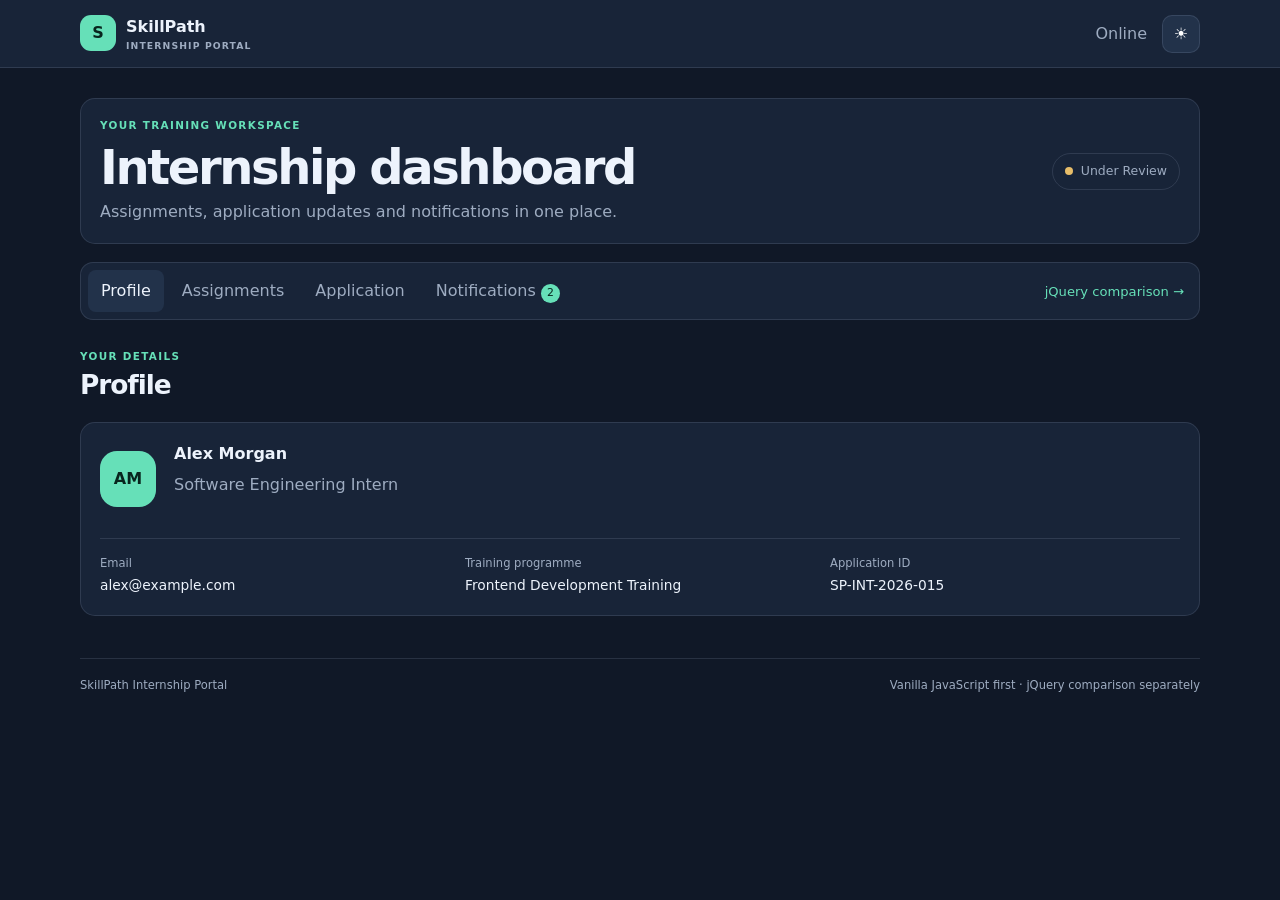
<file: index.html>
<!doctype html>
<html lang="en">
<head>
  <meta charset="UTF-8">
  <meta name="viewport" content="width=device-width, initial-scale=1.0">
  <meta name="description" content="A small internship portal built with Vanilla JavaScript.">
  <title>SkillPath — Internship Portal</title>
  <link rel="stylesheet" href="./styles.css">
  <script type="module" src="./js/app.js"></script>
</head>
<body>
  <header class="topbar">
    <a class="brand" href="./" aria-label="SkillPath home">
      <span class="brand-mark">S</span>
      <span>SkillPath <small>INTERNSHIP PORTAL</small></span>
    </a>
    <div class="top-actions">
      <span id="connectionStatus" class="muted">Checking connection…</span>
      <button id="themeToggle" class="icon-button" type="button" aria-label="Toggle theme">☀️</button>
    </div>
  </header>

  <main class="shell">
    <section class="welcome section-card">
      <div>
        <p class="eyebrow">YOUR TRAINING WORKSPACE</p>
        <h1>Internship dashboard</h1>
        <p class="muted">Assignments, application updates and notifications in one place.</p>
      </div>
      <div class="welcome-status">
        <span class="status-dot"></span>
        <span id="applicationStatusSummary">Loading status…</span>
      </div>
    </section>

    <nav class="nav-tabs" aria-label="Portal navigation">
      <button class="nav-tab active" type="button" data-section="profile">Profile</button>
      <button class="nav-tab" type="button" data-section="assignments">Assignments</button>
      <button class="nav-tab" type="button" data-section="application">Application</button>
      <button class="nav-tab" type="button" data-section="notifications">
        Notifications <span id="unreadCount" class="count-badge">0</span>
      </button>
      <a class="nav-link" href="./jquery-lab.html">jQuery comparison →</a>
    </nav>

    <div id="loadError" class="notice notice-error" role="alert" hidden>
      <span id="loadErrorText">Could not load portal data.</span>
      <button id="retryLoad" class="text-button" type="button">Retry</button>
    </div>

    <section class="portal-section" data-section-panel="profile">
      <div class="section-heading">
        <div>
          <p class="eyebrow">YOUR DETAILS</p>
          <h2>Profile</h2>
        </div>
      </div>

      <article class="section-card profile-card">
        <div class="avatar" id="profileInitials">SP</div>

        <div>
          <h3 id="profileName">Loading profile…</h3>
          <p id="profileRole" class="muted">—</p>
        </div>

        <dl class="profile-details">
          <div>
            <dt>Email</dt>
            <dd id="profileEmail">—</dd>
          </div>
          <div>
            <dt>Training programme</dt>
            <dd id="profileProgramme">—</dd>
          </div>
          <div>
            <dt>Application ID</dt>
            <dd id="profileApplicationId">—</dd>
          </div>
        </dl>
      </article>
    </section>

    <section class="portal-section" data-section-panel="assignments" hidden>
      <div class="section-heading">
        <div>
          <p class="eyebrow">YOUR TRAINING WORK</p>
          <h2>Assignments</h2>
        </div>
        <span id="assignmentCount" class="muted">Loading…</span>
      </div>

      <div class="toolbar section-card">
        <label class="search-control">
          <span class="sr-only">Search assignments</span>
          <span aria-hidden="true">⌕</span>
          <input
            id="assignmentSearch"
            type="search"
            placeholder="Search assignments…"
            autocomplete="off"
          >
        </label>

        <label class="field-inline" for="statusFilter">
          Status
          <select id="statusFilter">
            <option value="all">All statuses</option>
            <option value="Pending">Pending</option>
            <option value="In Progress">In Progress</option>
            <option value="Completed">Completed</option>
          </select>
        </label>

        <button id="clearFilters" class="secondary-button" type="button">Clear</button>
      </div>

      <div id="assignmentList" class="assignment-grid" aria-live="polite"></div>

      <p id="assignmentEmpty" class="empty-state" hidden>
        No assignments match your search.
      </p>
    </section>

    <section class="portal-section" data-section-panel="application" hidden>
      <div class="section-heading">
        <div>
          <p class="eyebrow">YOUR APPLICATION</p>
          <h2>Application form</h2>
        </div>
      </div>

      <article class="section-card application-card">
        <div class="application-summary">
          <span class="muted">Current status</span>
          <strong id="applicationStatus">—</strong>
          <p id="applicationNextStep" class="muted">—</p>
        </div>

        <form id="applicationForm" class="form-grid">
          <label>
            Full name
            <input name="fullName" id="fullName" type="text" maxlength="80" required>
          </label>

          <label>
            Email address
            <input name="email" id="email" type="email" maxlength="120" required>
          </label>

          <label class="full-width">
            Message
            <textarea
              name="message"
              id="message"
              rows="4"
              maxlength="500"
              required
              placeholder="Write a short application update…"
            ></textarea>
          </label>

          <p class="full-width muted small">
            This is a frontend demonstration. FormData is collected and validated locally; nothing is sent to a server.
          </p>

          <div class="full-width form-actions">
            <button class="primary-button" type="submit">Prepare update</button>
            <span id="formFeedback" class="muted small" aria-live="polite"></span>
          </div>
        </form>
      </article>
    </section>

    <section class="portal-section" data-section-panel="notifications" hidden>
      <div class="section-heading">
        <div>
          <p class="eyebrow">STAY INFORMED</p>
          <h2>Notifications</h2>
        </div>
        <button id="markAllRead" class="text-button" type="button">Mark all as read</button>
      </div>

      <div id="notificationList" class="notification-list" aria-live="polite"></div>

      <p id="notificationEmpty" class="empty-state" hidden>
        No notifications available.
      </p>
    </section>

    <footer class="footer">
      <span>SkillPath Internship Portal</span>
      <span>Vanilla JavaScript first · jQuery comparison separately</span>
    </footer>
  </main>

  <dialog id="assignmentDialog" class="modal" aria-labelledby="modalTitle">
    <div id="modalContent"></div>
    <button id="closeModal" class="secondary-button" type="button">Close</button>
  </dialog>

  <div id="toastRegion" class="toast-region" aria-live="polite" aria-atomic="true"></div>
</body>
</html>
</file>
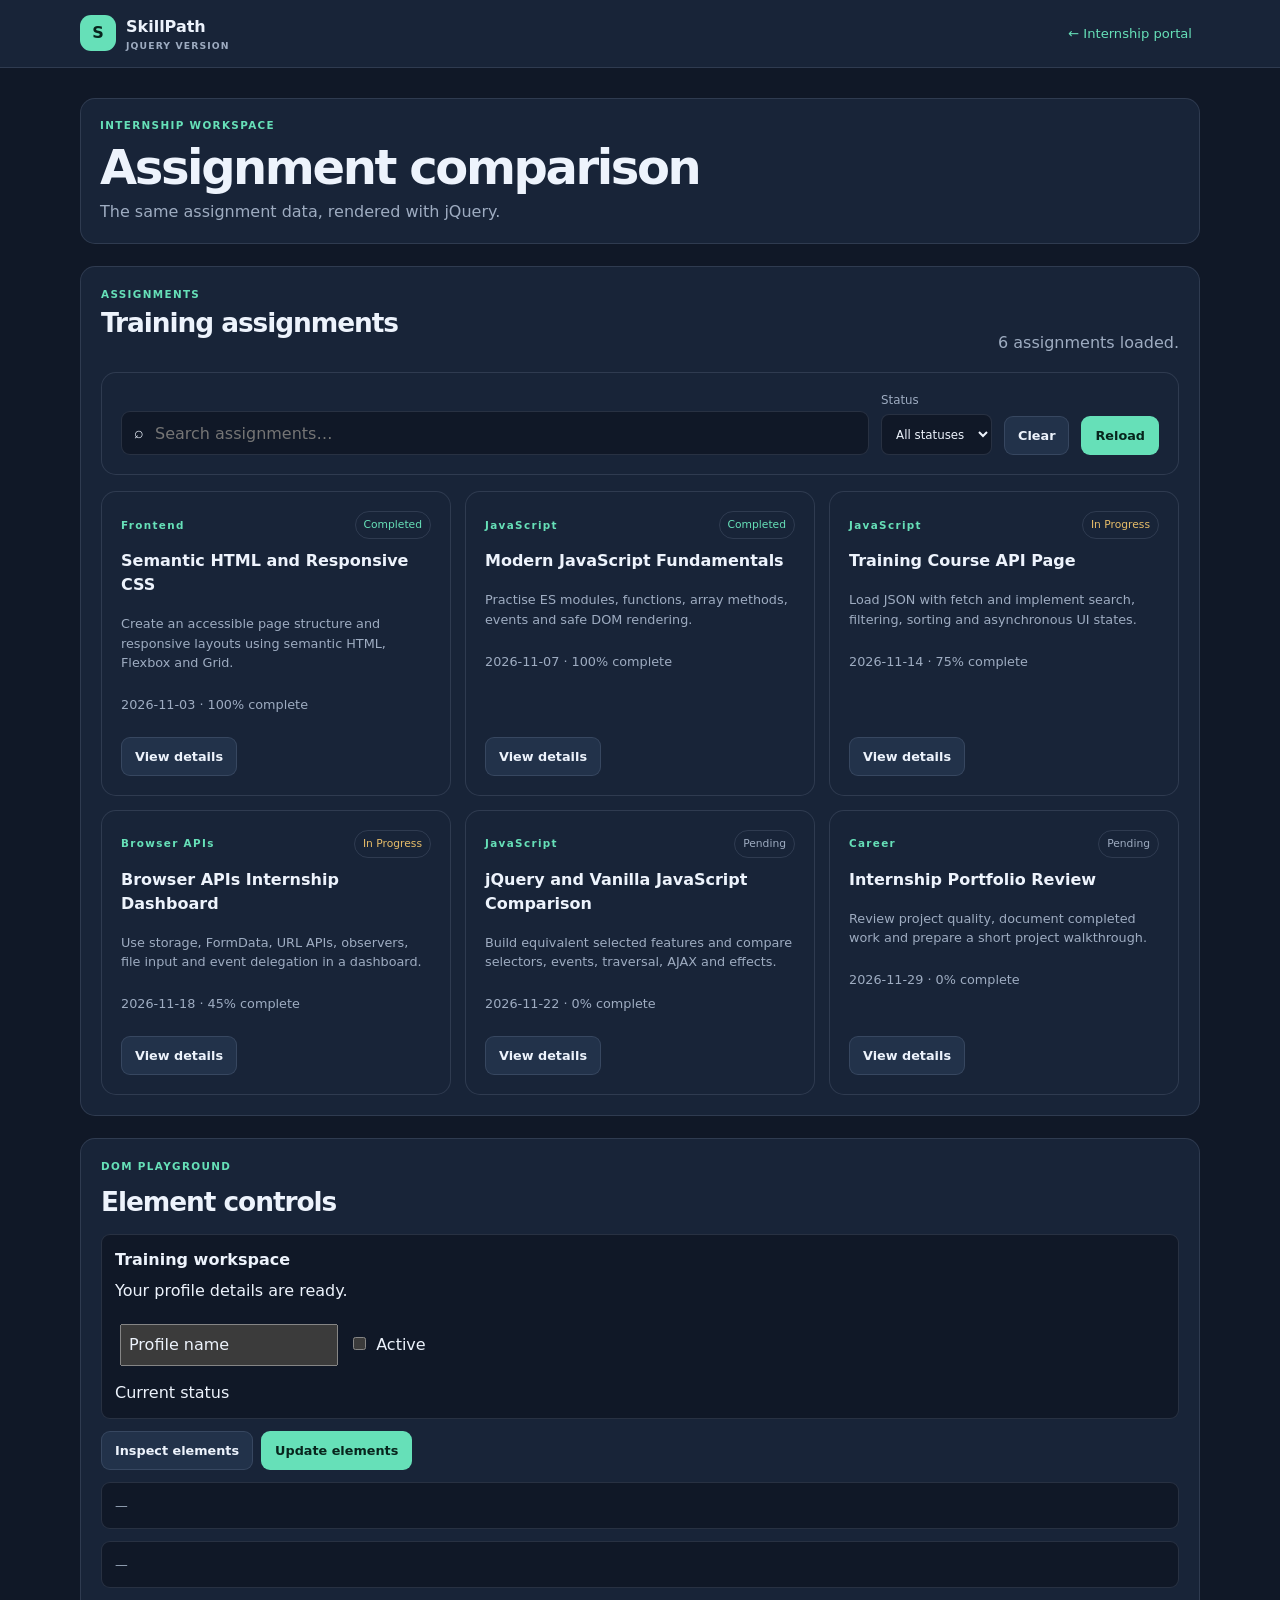
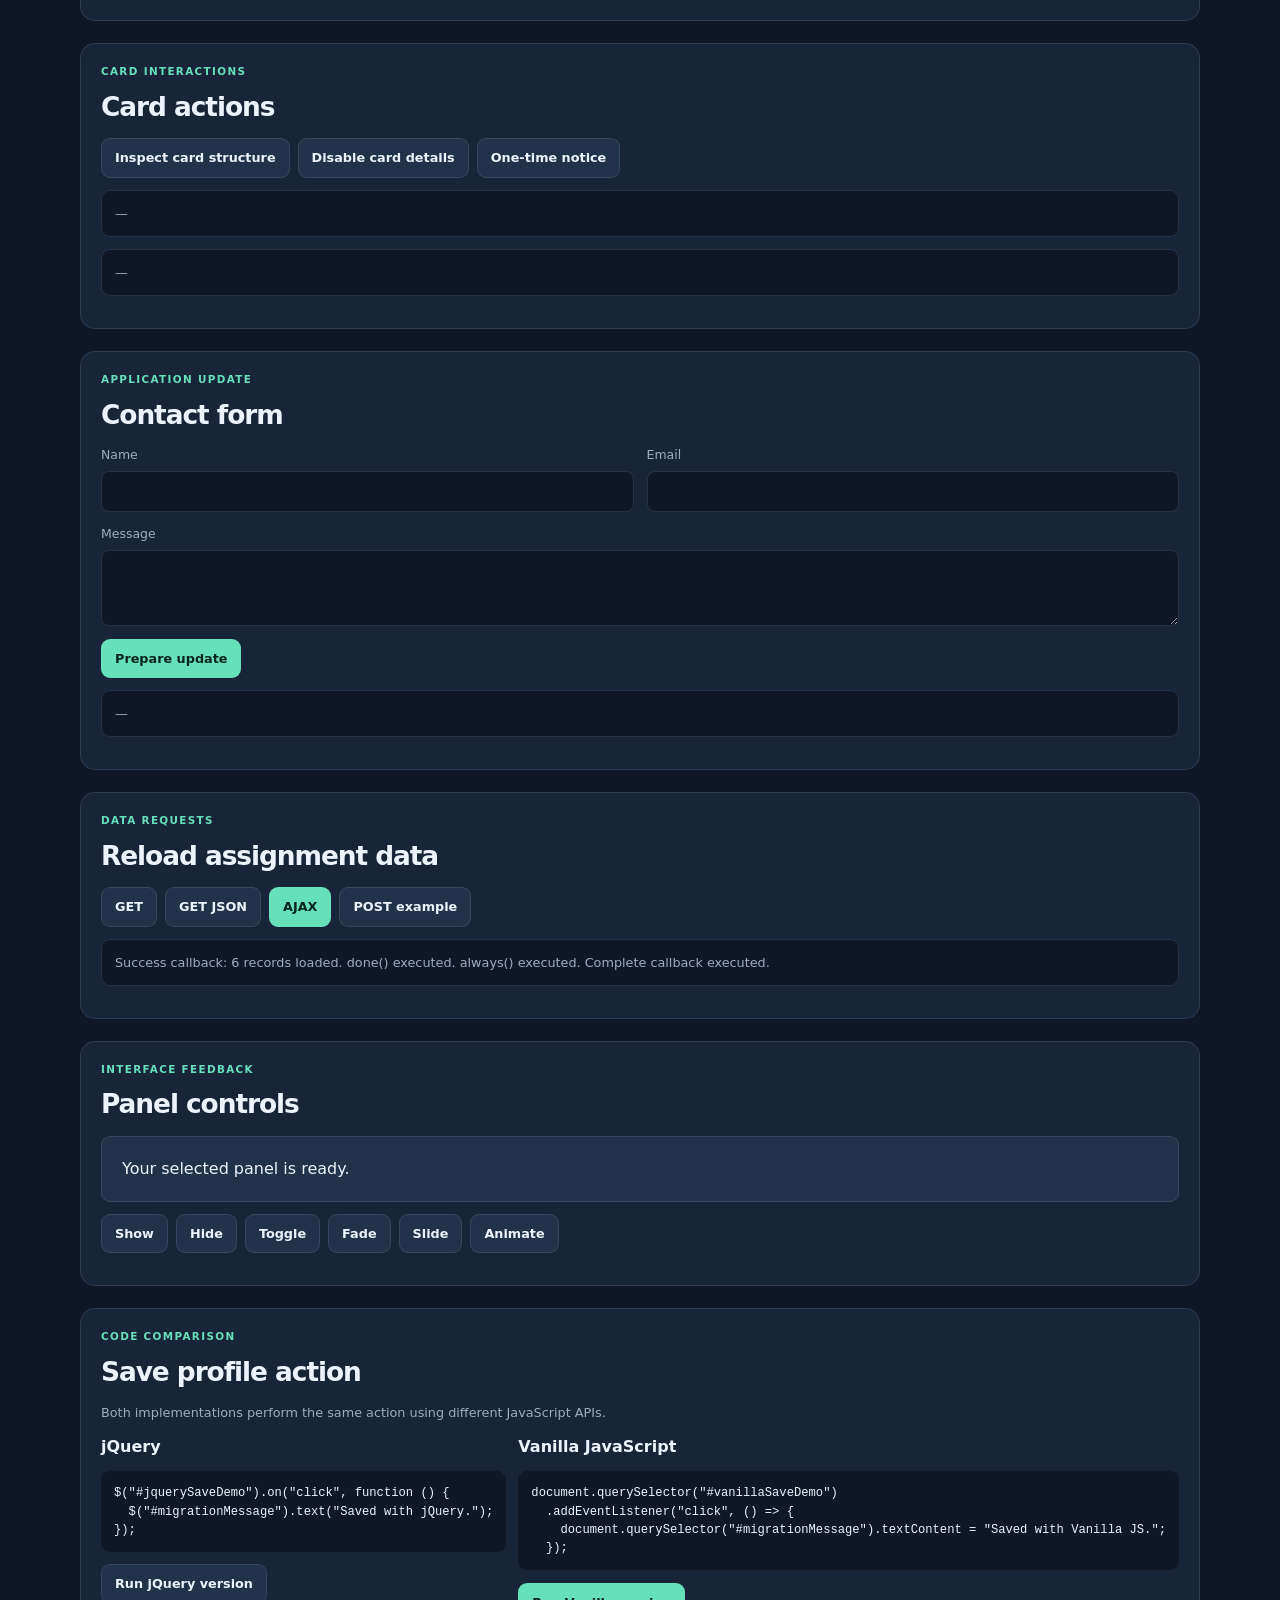
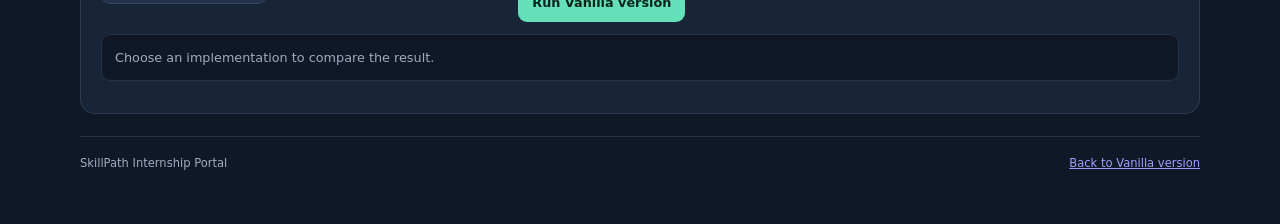
<file: jquery-lab.html>
<!doctype html>
<html lang="en">
<head>
  <meta charset="UTF-8">
  <meta name="viewport" content="width=device-width, initial-scale=1.0">
  <meta name="description" content="SkillPath internship assignment comparison.">
  <title>SkillPath — jQuery Comparison</title>
  <link rel="stylesheet" href="./styles.css">

  <script
    src="https://code.jquery.com/jquery-3.7.1.min.js"
    integrity="sha256-/JqT3SQfawRcv/BIHPThkBvs0OEvtFFmqPF/lYI/Cxo="
    crossorigin="anonymous"
    defer
  ></script>

  <script src="./js/jquery-lab.js" defer></script>
</head>
<body>
  <header class="topbar">
    <a class="brand" href="./" aria-label="Back to internship portal">
      <span class="brand-mark">S</span>
      <span>SkillPath <small>JQUERY VERSION</small></span>
    </a>
    <a class="nav-link" href="./">← Internship portal</a>
  </header>

  <main class="shell lab-shell">
    <section class="welcome section-card">
      <div>
        <p class="eyebrow">INTERNSHIP WORKSPACE</p>
        <h1>Assignment comparison</h1>
        <p class="muted">The same assignment data, rendered with jQuery.</p>
      </div>
    </section>

    <section class="lab-section">
      <div class="section-heading">
        <div>
          <p class="eyebrow">ASSIGNMENTS</p>
          <h2>Training assignments</h2>
        </div>
        <span id="jqueryLoadStatus" class="muted" role="status">Loading…</span>
      </div>

      <div class="toolbar section-card">
        <label class="search-control">
          <span class="sr-only">Search assignments</span>
          <span aria-hidden="true">⌕</span>
          <input id="jquerySearch" type="search" placeholder="Search assignments…" autocomplete="off">
        </label>
        <label class="field-inline" for="jqueryStatusFilter">
          Status
          <select id="jqueryStatusFilter">
            <option value="all">All statuses</option>
            <option value="Pending">Pending</option>
            <option value="In Progress">In Progress</option>
            <option value="Completed">Completed</option>
          </select>
        </label>
        <button id="jqueryClearFilters" class="secondary-button" type="button">Clear</button>
        <button id="reloadWithAjax" class="primary-button" type="button">Reload</button>
      </div>

      <div id="jqueryAssignmentList" class="assignment-grid" aria-live="polite"></div>
      <p id="jqueryAssignmentEmpty" class="empty-state" hidden>No matching assignments.</p>
    </section>

    <section class="lab-section section-card">
      <p class="eyebrow">DOM PLAYGROUND</p>
      <h2>Element controls</h2>

      <div class="demo-box" id="jqueryDomDemo" data-demo="dom">
        <h3 id="domTitle">Training workspace</h3>
        <p class="demo-desc">Your profile details are ready.</p>
        <input id="domInput" type="text" value="Profile name" aria-label="Demo text value">
        <label><input id="domCheckbox" type="checkbox"> Active</label>

        <div id="insertionZone" class="insertion-zone">
          <span id="replaceTarget">Current status</span>
        </div>
      </div>

      <div class="button-row">
        <button id="runSelectors" class="secondary-button" type="button">Inspect elements</button>
        <button id="runDomMethods" class="primary-button" type="button">Update elements</button>
      </div>

      <p id="selectorOutput" class="output-box" aria-live="polite">—</p>
      <p id="domOutput" class="output-box" aria-live="polite">—</p>
    </section>

    <section class="lab-section section-card">
      <p class="eyebrow">CARD INTERACTIONS</p>
      <h2>Card actions</h2>

      <div class="button-row">
        <button id="runTraversal" class="secondary-button" type="button">Inspect card structure</button>
        <button id="toggleDelegated" class="secondary-button" type="button">Disable card details</button>
        <button id="oneTimeAction" class="secondary-button" type="button">One-time notice</button>
      </div>

      <p id="traversalOutput" class="output-box" aria-live="polite">—</p>
      <p id="eventOutput" class="output-box" aria-live="polite">—</p>
    </section>

    <section class="lab-section section-card">
      <p class="eyebrow">APPLICATION UPDATE</p>
      <h2>Contact form</h2>

      <form id="jqueryDemoForm" class="form-grid">
        <label>
          Name
          <input name="name" id="jqueryName" type="text" required maxlength="80">
        </label>
        <label>
          Email
          <input name="email" id="jqueryEmail" type="email" required maxlength="120">
        </label>
        <label class="full-width">
          Message
          <textarea name="message" id="jqueryMessage" rows="3" required maxlength="500"></textarea>
        </label>
        <div class="full-width form-actions">
          <button class="primary-button" type="submit">Prepare update</button>
        </div>
      </form>

      <p id="formOutput" class="output-box" aria-live="polite">—</p>
    </section>

    <section class="lab-section section-card">
      <p class="eyebrow">DATA REQUESTS</p>
      <h2>Reload assignment data</h2>

      <div class="button-row">
        <button id="loadWithGet" class="secondary-button" type="button">GET</button>
        <button id="loadWithGetJSON" class="secondary-button" type="button">GET JSON</button>
        <button id="runAjax" class="primary-button" type="button">AJAX</button>
        <button id="runPostExample" class="secondary-button" type="button">POST example</button>
      </div>

      <pre id="postExample" class="code-example" hidden><code>$.post("/api/assignments", { title: "New assignment" })
  .done((response) =&gt; handleSuccess(response))
  .fail((xhr) =&gt; handleError(xhr.status));</code></pre>

      <p id="ajaxOutput" class="output-box" aria-live="polite">—</p>
    </section>

    <section class="lab-section section-card">
      <p class="eyebrow">INTERFACE FEEDBACK</p>
      <h2>Panel controls</h2>

      <div id="effectsBox" class="effects-box">
        Your selected panel is ready.
      </div>

      <div class="button-row">
        <button id="effectShow" class="secondary-button" type="button">Show</button>
        <button id="effectHide" class="secondary-button" type="button">Hide</button>
        <button id="effectToggle" class="secondary-button" type="button">Toggle</button>
        <button id="effectFade" class="secondary-button" type="button">Fade</button>
        <button id="effectSlide" class="secondary-button" type="button">Slide</button>
        <button id="effectAnimate" class="secondary-button" type="button">Animate</button>
      </div>
    </section>

    <!-- Functional migration comparison -->
    <section class="lab-section section-card" aria-labelledby="migrationTitle">
      <p class="eyebrow">CODE COMPARISON</p>
      <h2 id="migrationTitle">Save profile action</h2>

      <p class="muted small">
        Both implementations perform the same action using different JavaScript APIs.
      </p>

      <div class="code-columns">
        <div>
          <h3>jQuery</h3>
          <pre class="code-example"><code>$("#jquerySaveDemo").on("click", function () {
  $("#migrationMessage").text("Saved with jQuery.");
});</code></pre>

          <button
            id="jquerySaveDemo"
            class="secondary-button"
            type="button"
          >
            Run jQuery version
          </button>
        </div>

        <div>
          <h3>Vanilla JavaScript</h3>
          <pre class="code-example"><code>document.querySelector("#vanillaSaveDemo")
  .addEventListener("click", () =&gt; {
    document.querySelector("#migrationMessage").textContent = "Saved with Vanilla JS.";
  });</code></pre>

          <button
            id="vanillaSaveDemo"
            class="primary-button"
            type="button"
          >
            Run Vanilla version
          </button>
        </div>
      </div>

      <p id="migrationMessage" class="output-box" aria-live="polite">
        Choose an implementation to compare the result.
      </p>
    </section>

    <footer class="footer">
      <span>SkillPath Internship Portal</span>
      <span><a href="./">Back to Vanilla version</a></span>
    </footer>
  </main>

  <div id="jqueryToast" class="toast-region" aria-live="polite" aria-atomic="true"></div>
</body>
</html>
</file>
<file: styles.css>
:root {
  color-scheme: dark;
  --bg: #101827;
  --surface: #182438;
  --surface-2: #22324a;
  --text: #edf3fc;
  --muted: #9eacc1;
  --border: rgba(180, 198, 225, .14);
  --accent: #66e0b8;
  --accent-text: #08251d;
  --danger: #ff8796;
  font-family: Inter, system-ui, -apple-system, "Segoe UI", sans-serif;
}

:root[data-theme="light"] {
  color-scheme: light;
  --bg: #f3f6fb;
  --surface: #fff;
  --surface-2: #eaf0f8;
  --text: #172338;
  --muted: #607089;
  --border: rgba(40, 61, 91, .14);
  --accent: #087f63;
  --accent-text: #fff;
  --danger: #bd3449;
}

* {
  box-sizing: border-box;
}

body {
  margin: 0;
  min-width: 320px;
  background: var(--bg);
  color: var(--text);
  line-height: 1.5;
}

button, input, select, textarea {
  font: inherit;
}

button, a {
  cursor: pointer;
}

button:focus-visible,
a:focus-visible,
input:focus-visible,
select:focus-visible,
textarea:focus-visible {
  outline: 2px solid var(--accent);
  outline-offset: 3px;
}

[hidden] {
  display: none !important;
}

.topbar {
  min-height: 68px;
  padding: 10px max(5%, calc((100% - 1120px) / 2));
  display: flex;
  justify-content: space-between;
  align-items: center;
  gap: 18px;
  background: var(--surface);
  border-bottom: 1px solid var(--border);
}

.brand {
  display: flex;
  align-items: center;
  gap: 10px;
  color: var(--text);
  text-decoration: none;
  font-weight: 800;
}

.brand small {
  display: block;
  color: var(--muted);
  font-size: .58rem;
  letter-spacing: .12em;
}

.brand-mark, .avatar {
  display: grid;
  place-items: center;
  background: var(--accent);
  color: var(--accent-text);
  font-weight: 900;
}

.brand-mark {
  width: 36px;
  height: 36px;
  border-radius: 11px;
}

.top-actions {
  display: flex;
  align-items: center;
  gap: 15px;
}

.muted {
  color: var(--muted);
}

.small {
  font-size: .8rem;
}

.icon-button {
  width: 38px;
  height: 38px;
  border: 1px solid var(--border);
  border-radius: 10px;
  background: var(--surface-2);
}

.shell {
  width: min(1120px, 90%);
  margin: 0 auto;
}

.welcome {
  margin: 30px 0 18px;
  display: flex;
  align-items: center;
  justify-content: space-between;
  gap: 20px;
}

.section-card {
  padding: 19px;
  background: var(--surface);
  border: 1px solid var(--border);
  border-radius: 15px;
}

.eyebrow {
  margin: 0 0 7px;
  color: var(--accent);
  font-size: .65rem;
  font-weight: 800;
  letter-spacing: .13em;
}

h1, h2, h3, p {
  margin-top: 0;
}

h1 {
  margin-bottom: 7px;
  font-size: clamp(2rem, 5vw, 3rem);
  line-height: 1.1;
  letter-spacing: -.05em;
}

h2 {
  margin: 0;
  font-size: 1.65rem;
  letter-spacing: -.04em;
}

h3 {
  margin-bottom: 7px;
  font-size: 1rem;
}

.welcome p:last-child {
  margin-bottom: 0;
}

.welcome-status {
  display: flex;
  align-items: center;
  gap: 8px;
  padding: 8px 12px;
  border: 1px solid var(--border);
  border-radius: 99px;
  color: var(--muted);
  font-size: .78rem;
  white-space: nowrap;
}

.status-dot {
  width: 8px;
  height: 8px;
  border-radius: 50%;
  background: #e7bd69;
}

.nav-tabs {
  display: flex;
  align-items: center;
  gap: 5px;
  overflow-x: auto;
  padding: 7px;
  background: var(--surface);
  border: 1px solid var(--border);
  border-radius: 13px;
}

.nav-tab {
  flex: 0 0 auto;
  padding: 9px 13px;
  border: 0;
  border-radius: 8px;
  background: transparent;
  color: var(--muted);
}

.nav-tab.active {
  background: var(--surface-2);
  color: var(--text);
}

.nav-link {
  margin-left: auto;
  padding: 8px;
  color: var(--accent);
  text-decoration: none;
  font-size: .82rem;
  white-space: nowrap;
}

.count-badge {
  display: inline-grid;
  min-width: 19px;
  height: 19px;
  place-items: center;
  border-radius: 99px;
  background: var(--accent);
  color: var(--accent-text);
  font-size: .68rem;
}

.portal-section {
  padding: 29px 0 42px;
}

.section-heading {
  display: flex;
  align-items: end;
  justify-content: space-between;
  gap: 15px;
  margin-bottom: 17px;
}

.section-heading p {
  margin-bottom: 0;
}

.profile-card {
  display: grid;
  grid-template-columns: 60px 1fr;
  align-items: center;
  gap: 4px 14px;
}

.avatar {
  grid-row: span 2;
  width: 56px;
  height: 56px;
  border-radius: 17px;
}

.profile-details {
  grid-column: 1 / -1;
  display: grid;
  grid-template-columns: repeat(3, 1fr);
  gap: 15px;
  margin: 17px 0 0;
  padding-top: 16px;
  border-top: 1px solid var(--border);
}

.profile-details dt {
  color: var(--muted);
  font-size: .72rem;
}

.profile-details dd {
  margin: 3px 0 0;
  overflow-wrap: anywhere;
  font-size: .86rem;
}

.toolbar {
  display: flex;
  align-items: end;
  gap: 12px;
  margin-bottom: 16px;
}

.search-control {
  flex: 1;
  display: flex;
  align-items: center;
  gap: 9px;
  min-width: 160px;
  padding: 0 12px;
  border: 1px solid var(--border);
  border-radius: 9px;
  background: var(--bg);
}

.search-control input {
  width: 100%;
  height: 42px;
  border: 0;
  outline: 0;
  background: transparent;
  color: var(--text);
}

.field-inline {
  display: grid;
  gap: 5px;
  color: var(--muted);
  font-size: .74rem;
}

select, input, textarea {
  color: var(--text);
}

.field-inline select,
.form-grid input,
.form-grid textarea {
  min-height: 41px;
  padding: 9px 10px;
  border: 1px solid var(--border);
  border-radius: 8px;
  background: var(--bg);
}

.assignment-grid {
  display: grid;
  grid-template-columns: repeat(3, minmax(0, 1fr));
  gap: 14px;
}

.assignment-card {
  display: flex;
  flex-direction: column;
  gap: 10px;
}

.card-topline, .progress-label {
  display: flex;
  align-items: center;
  justify-content: space-between;
  gap: 8px;
}

.card-topline .eyebrow {
  margin: 0;
}

.status-badge {
  padding: 5px 8px;
  border: 1px solid var(--border);
  border-radius: 99px;
  color: var(--muted);
  font-size: .67rem;
}

.status-completed {
  color: var(--accent);
}

.status-in-progress {
  color: #e7bd69;
}

.assignment-description {
  min-height: 60px;
  margin-bottom: 0;
}

.progress-label {
  font-size: .76rem;
}

.progress-track {
  height: 7px;
  overflow: hidden;
  border-radius: 99px;
  background: var(--surface-2);
}

.progress-track span {
  display: block;
  height: 100%;
  border-radius: inherit;
  background: var(--accent);
}

.primary-button, .secondary-button {
  padding: 9px 13px;
  border: 1px solid var(--border);
  border-radius: 9px;
  background: var(--surface-2);
  color: var(--text);
  font-size: .8rem;
  font-weight: 700;
}

.primary-button {
  border-color: transparent;
  background: var(--accent);
  color: var(--accent-text);
}

.details-button {
  align-self: flex-start;
  margin-top: auto;
}

.empty-state {
  padding: 25px;
  border: 1px dashed var(--border);
  border-radius: 12px;
  color: var(--muted);
  text-align: center;
}

.application-card {
  display: grid;
  gap: 20px;
}

.application-summary {
  padding-bottom: 15px;
  border-bottom: 1px solid var(--border);
}

.application-summary strong {
  display: block;
  margin: 4px 0;
  color: var(--accent);
}

.form-grid {
  display: grid;
  grid-template-columns: repeat(2, 1fr);
  gap: 13px;
}

.form-grid label {
  display: grid;
  gap: 6px;
  color: var(--muted);
  font-size: .78rem;
}

.form-grid textarea {
  resize: vertical;
}

.full-width {
  grid-column: 1 / -1;
}

.form-actions {
  display: flex;
  align-items: center;
  flex-wrap: wrap;
  gap: 12px;
}

.notification-list {
  display: grid;
  gap: 10px;
}

.notification-item {
  display: flex;
  align-items: center;
  justify-content: space-between;
  gap: 12px;
}

.notification-item h3 {
  margin-bottom: 4px;
}

.notification-item p {
  margin-bottom: 4px;
}

.notification-item.unread {
  border-left: 3px solid var(--accent);
}

.text-button {
  padding: 5px 8px;
  border: 0;
  background: transparent;
  color: var(--accent);
  font-size: .8rem;
  font-weight: 700;
}

.footer {
  display: flex;
  justify-content: space-between;
  gap: 15px;
  padding: 18px 0 27px;
  border-top: 1px solid var(--border);
  color: var(--muted);
  font-size: .72rem;
}

.notice {
  display: flex;
  align-items: center;
  justify-content: space-between;
  gap: 12px;
  margin-top: 15px;
  padding: 13px;
  border: 1px solid var(--danger);
  border-radius: 10px;
}

.notice-error {
  color: var(--danger);
}

.modal {
  width: min(500px, calc(100% - 30px));
  padding: 24px;
  border: 1px solid var(--border);
  border-radius: 15px;
  background: var(--surface);
  color: var(--text);
}

.modal::backdrop {
  background: rgba(0, 0, 0, .65);
}

.modal p {
  color: var(--muted);
}

.modal button {
  margin-top: 10px;
}

.toast-region {
  position: fixed;
  z-index: 20;
  right: 18px;
  bottom: 18px;
  display: grid;
  gap: 8px;
  width: min(340px, calc(100% - 36px));
}

.toast {
  padding: 12px 14px;
  border: 1px solid var(--border);
  border-radius: 10px;
  background: var(--surface-2);
  box-shadow: 0 10px 30px rgba(0,0,0,.15);
  font-size: .82rem;
}

.toast-error {
  border-color: var(--danger);
}

/* jQuery lab */

.lab-shell {
  padding-bottom: 25px;
}

.lab-section {
  margin: 22px 0;
  padding: 20px;
  background: var(--surface);
  border: 1px solid var(--border);
  border-radius: 15px;
}

.lab-section h2 {
  margin-bottom: 12px;
}

.demo-box, .effects-box, .output-box {
  margin: 12px 0;
  padding: 13px;
  border: 1px solid var(--border);
  border-radius: 9px;
  background: var(--bg);
}

.demo-box input {
  margin: 5px;
  padding: 7px;
}

.insertion-zone {
  display: flex;
  flex-wrap: wrap;
  gap: 7px;
  margin-top: 10px;
}

.inserted, .highlight {
  color: var(--accent);
}

.button-row {
  display: flex;
  flex-wrap: wrap;
  gap: 8px;
  margin: 12px 0;
}

.output-box {
  color: var(--muted);
  font-size: .8rem;
  overflow-wrap: anywhere;
}

.effects-box {
  min-height: 60px;
  padding: 20px;
  background: var(--surface-2);
}

.code-example {
  overflow-x: auto;
  padding: 13px;
  border-radius: 9px;
  background: var(--bg);
  color: var(--text);
  font-size: .76rem;
}

.code-columns {
  display: grid;
  grid-template-columns: 1fr 1fr;
  gap: 12px;
}

.notes-list {
  color: var(--muted);
  line-height: 1.9;
}

.sr-only {
  position: absolute;
  width: 1px;
  height: 1px;
  padding: 0;
  margin: -1px;
  overflow: hidden;
  clip: rect(0, 0, 0, 0);
  white-space: nowrap;
  border: 0;
}

@media (max-width: 850px) {
  .assignment-grid {
    grid-template-columns: repeat(2, minmax(0, 1fr));
  }
}

@media (max-width: 600px) {
  .topbar {
    padding: 10px 5%;
  }

  .shell {
    width: 92%;
  }

  .welcome, .section-heading {
    align-items: flex-start;
    flex-direction: column;
  }

  .toolbar {
    align-items: stretch;
    flex-direction: column;
  }

  .assignment-grid, .form-grid, .code-columns {
    grid-template-columns: 1fr;
  }

  .profile-details {
    grid-template-columns: 1fr;
  }

  .footer {
    flex-direction: column;
  }
}
</file>
